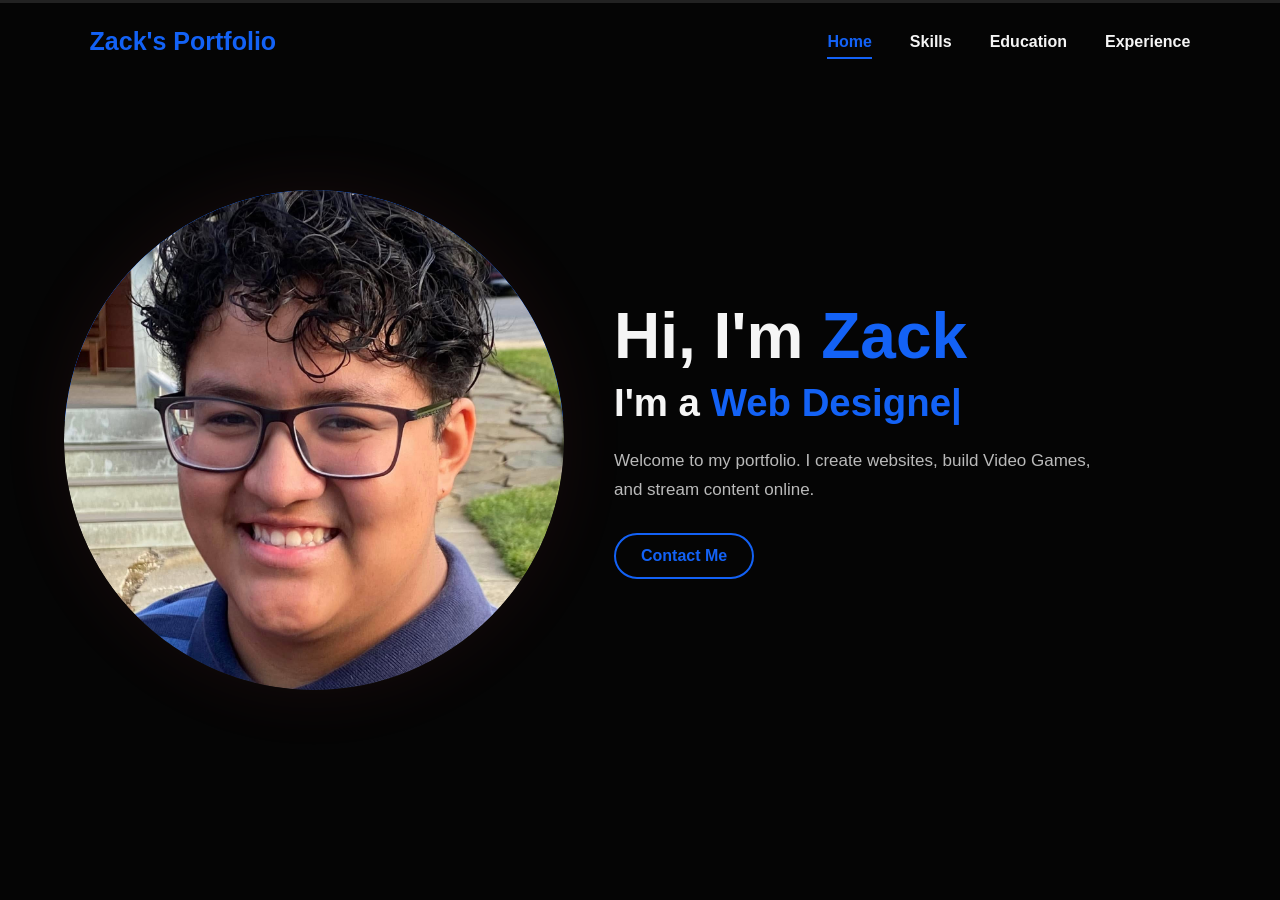
<file: index.html>
<!DOCTYPE html>
<html lang="en">
<head>
  <meta charset="UTF-8">
  <meta name="viewport" content="width=device-width, initial-scale=1.0">
  <title>Zack | Home</title>
  <link rel="stylesheet" href="style.css">
</head>
<body>
  <header class="navbar">
    <a class="logo" href="index.html">Zack's Portfolio</a>
    <nav>
      <a class="active" href="index.html">Home</a>
      <a href="skills.html">Skills</a>
      <a href="education.html">Education</a>
      <a href="experience.html">Experience</a>
    </nav>
  </header>
<main class="hero-section">
  <div class="hero-image"> 
    <img src="images/profile.jpg" alt="Zack"> 
  </div>
  <div class="hero-content"> 
    <h1>Hi, I'm <span>Zack</span></h1> 
    <h2>I'm a <span id="typing-text">Web Designer</span><span class="cursor">|</span></h2> 
    <p>Welcome to my portfolio. I create websites, build Video Games, and stream content online.</p> 
    <a class="outline-button" href="contact.html">Contact Me</a> 
  </div>
</main>

<style>
.hero-section {
  display: flex;
  align-items: center;
  justify-content: flex-start;
  gap: 50px;
  min-height: 80vh;
  padding-left: 5%; 
}


.hero-image { 
  width: 500px;  
  height: 500px; 
  flex-shrink: 0;
} 


.hero-image img { 
  width: 100%; 
  height: 100%; 
  object-fit: cover; 
  border-radius: 50%; 
  display: block; 
} 

.hero-content {
  max-width: 500px;
}
</style>

<script src="script.js"></script>
</body> 
</html>
</file>
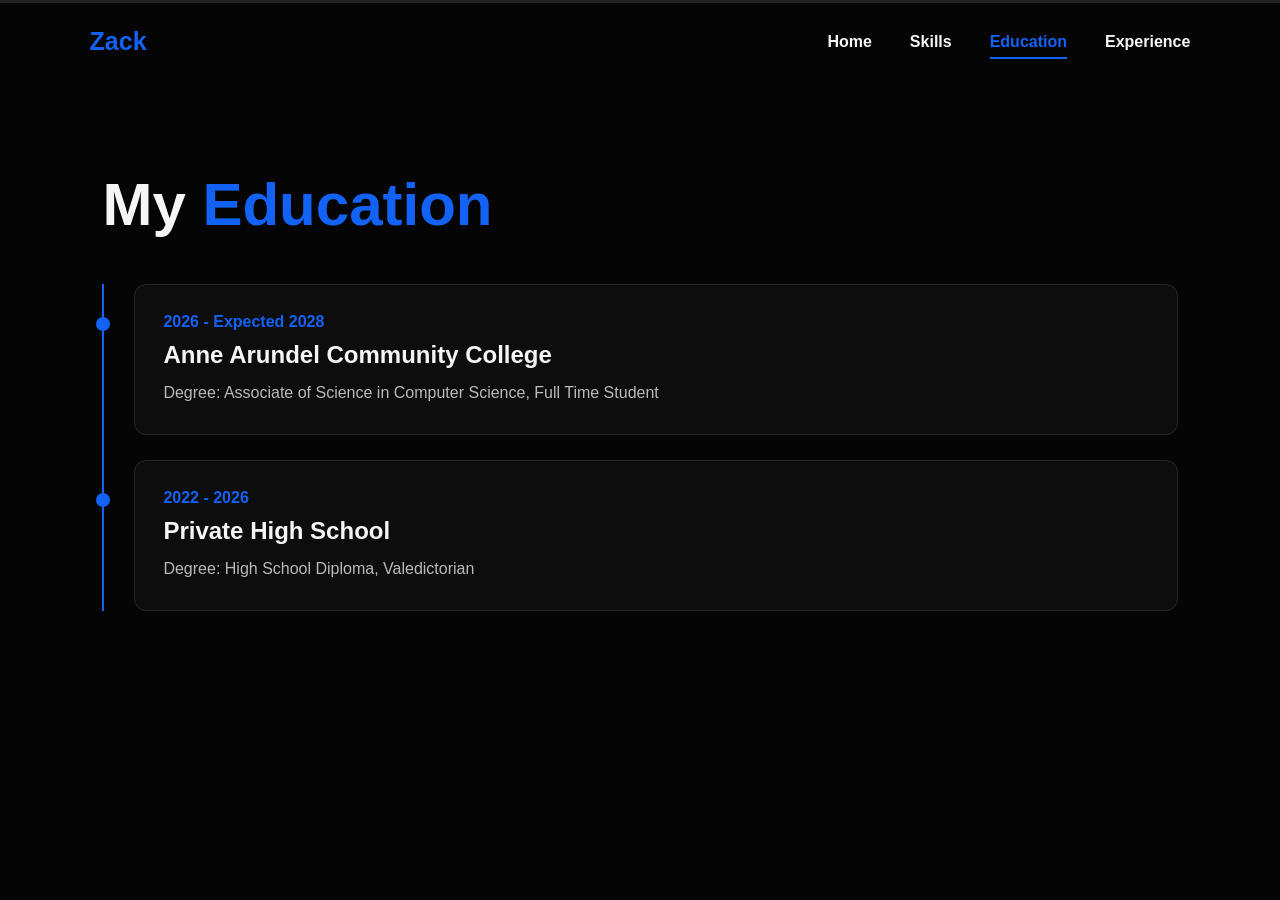
<file: education.html>
<!DOCTYPE html>
<html lang="en">
<head>
  <meta charset="UTF-8">
  <meta name="viewport" content="width=device-width, initial-scale=1.0">
  <title>Zack | Education</title>
  <link rel="stylesheet" href="style.css">
</head>
<body>
  <header class="navbar">
    <a class="logo" href="index.html">Zack</a>
    <nav>
      <a href="index.html">Home</a>
      <a href="skills.html">Skills</a>
      <a class="active" href="education.html">Education</a>
      <a href="experience.html">Experience</a>
    </nav>
  </header>

  <main class="page">
    <h1>My <span>Education</span></h1>
    <div class="timeline">
      <article class="timeline-item">
        <span class="year">2026 - Expected 2028</span>
        <h2>Anne Arundel Community College</h2>
        <p>Degree: Associate of Science in Computer Science, Full Time Student</p>
      </article>
      <article class="timeline-item">
        <span class="year">2022 - 2026</span>
        <h2>Private High School</h2>
        <p>Degree: High School Diploma, Valedictorian</p>
      </article>
    </div>
  </main>
</body>
</html>
</file>
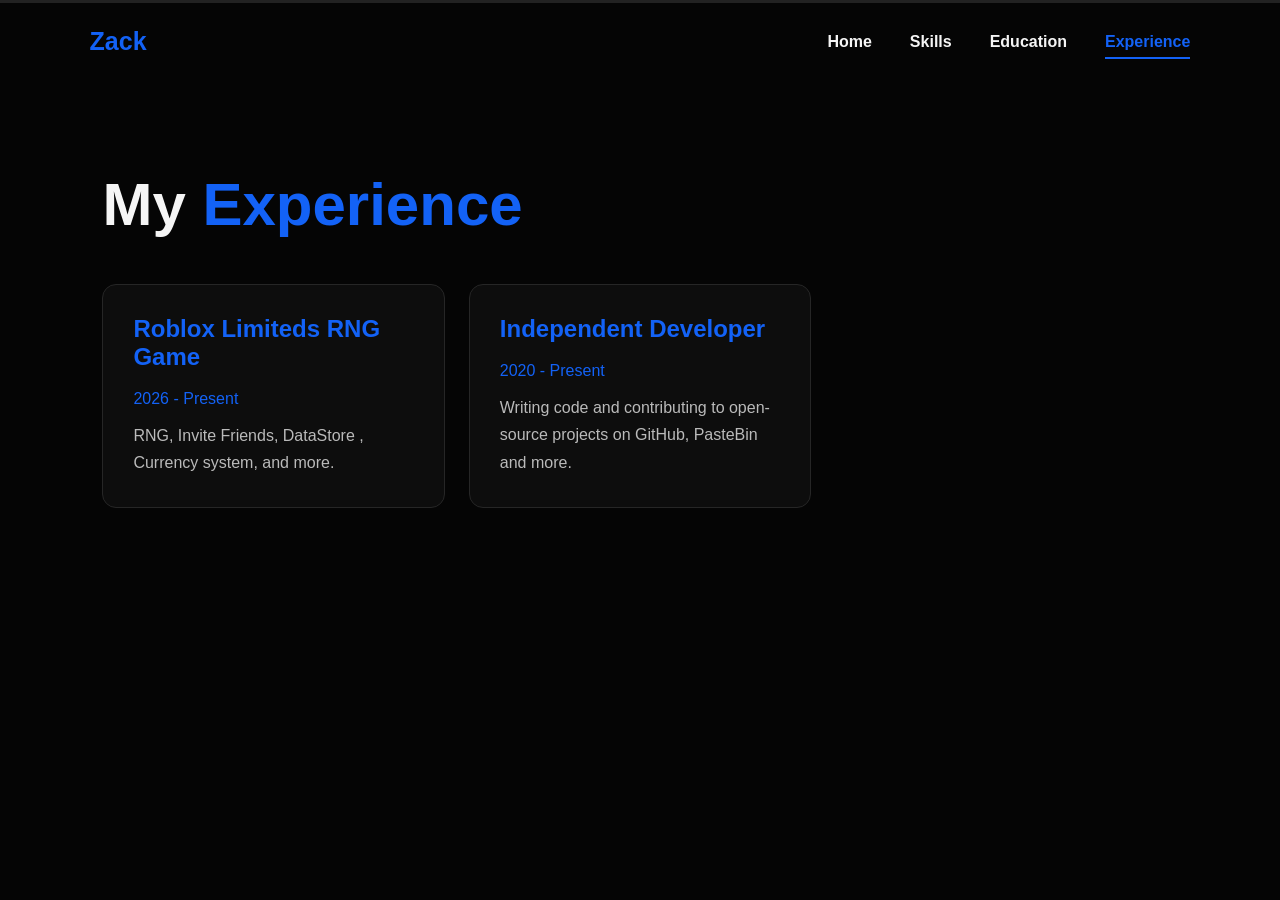
<file: experience.html>
<!DOCTYPE html>
<html lang="en">
<head>
  <meta charset="UTF-8">
  <meta name="viewport" content="width=device-width, initial-scale=1.0">
  <title>Zack | Experience</title>
  <link rel="stylesheet" href="style.css">
</head>
<body>
  <header class="navbar">
    <a class="logo" href="index.html">Zack</a>
    <nav>
      <a href="index.html">Home</a>
      <a href="skills.html">Skills</a>
      <a href="education.html">Education</a>
      <a class="active" href="experience.html">Experience</a>
    </nav>
  </header>

  <main class="page">
    <h1>My <span>Experience</span></h1>
    <div class="cards">
      <div class="card">
        <h2>Roblox Limiteds RNG Game</h2>
        <p class="muted">2026 - Present</p>
        <p>RNG, Invite Friends, DataStore , Currency system, and more.</p>
      </div>
      <div class="card">
        <h2>Independent Developer</h2>
        <p class="muted">2020 - Present</p>
        <p>Writing code and contributing to open-source projects on GitHub, PasteBin and more.</p>
      </div>
    </div>
  </main>
</body>
</html>
</file>
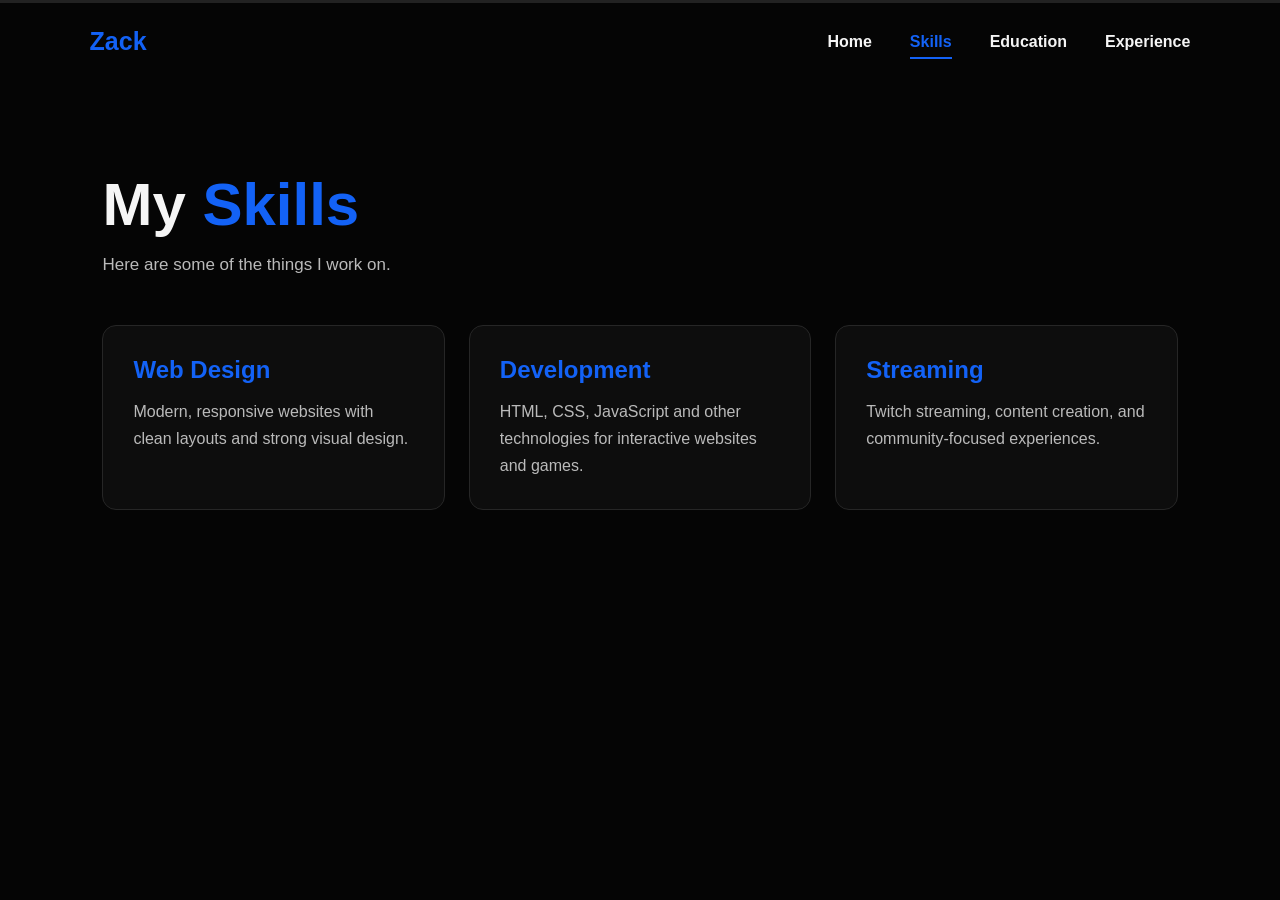
<file: skills.html>
<!DOCTYPE html>
<html lang="en">
<head>
  <meta charset="UTF-8">
  <meta name="viewport" content="width=device-width, initial-scale=1.0">
  <title>Zack | Skills</title>
  <link rel="stylesheet" href="style.css">
</head>
<body>
  <header class="navbar">
    <a class="logo" href="index.html">Zack</a>
    <nav>
      <a href="index.html">Home</a>
      <a class="active" href="skills.html">Skills</a>
      <a href="education.html">Education</a>
      <a href="experience.html">Experience</a>
    </nav>
  </header>

  <main class="page">
    <h1>My <span>Skills</span></h1>
    <p class="intro">Here are some of the things I work on.</p>

    <div class="cards">
      <div class="card"><h2>Web Design</h2><p>Modern, responsive websites with clean layouts and strong visual design.</p></div>
      <div class="card"><h2>Development</h2><p>HTML, CSS, JavaScript and other technologies for interactive websites and games.</p></div>
      <div class="card"><h2>Streaming</h2><p>Twitch streaming, content creation, and community-focused experiences.</p></div>
    </div>
  </main>
</body>
</html>
</file>
<file: style.css>
:root {
  --bg: #050505;
  --text: hwb(0 96% 4%);
  --muted: hsl(0, 0%, 73%);
  --accent: hsl(219, 93%, 52%);
  --accent-dark: hsl(216, 69%, 50%);
  --card: hsl(0, 0%, 5%);
  --border: hsl(0, 0%, 15%);
}

* {
  box-sizing: border-box;
  margin: 0;
  padding: 0;
}

html {
  scroll-behavior: smooth;
}

body {
  min-height: 100vh;
  background: var(--bg);
  color: var(--text);
  font-family: Arial, Helvetica, sans-serif;
}

.navbar {
  width: 100%;
  height: 80px;
  display: flex;
  align-items: center;
  justify-content: space-between;
  padding: 0 7%;
  border-top: 3px solid #222;
}

.logo {
  color: var(--accent);
  text-decoration: none;
  font-size: 25px;
  font-weight: 700;
}

nav {
  display: flex;
  align-items: center;
  gap: 38px;
}

nav a {
  position: relative;
  color: var(--text);
  text-decoration: none;
  font-size: 16px;
  font-weight: 600;
  padding: 10px 0;
  transition: color .25s ease;
}

nav a:hover,
nav a.active {
  color: var(--accent);
}

nav a::after {
  content: "";
  position: absolute;
  left: 0;
  bottom: 2px;
  width: 0;
  height: 2px;
  background: var(--accent);
  transition: width .25s ease;
}

nav a:hover::after,
nav a.active::after {
  width: 100%;
}

.hero {
  min-height: calc(100vh - 80px);
  display: flex;
  align-items: center;
  justify-content: center;
  gap: 80px;
  padding: 50px 8%;
}

.hero-image {
  width: 440px;
  height: 570px;
  border-radius: 50%;
  overflow: hidden;
  position: relative;
  flex-shrink: 0;
  background: #161616;
  box-shadow: 0 0 70px rgba(232, 91, 99, .08);
}

.hero-image::before {
  content: "";
  position: absolute;
  width: 110%;
  height: 65%;
  left: -5%;
  top: 0;
  background: var(--accent);
  border-radius: 50%;
  z-index: 0;
}

.hero-image img {
  position: relative;
  z-index: 1;
  width: 100%;
  height: 100%;
  object-fit: cover;
}

.hero-content {
  max-width: 650px;
}

.hero-content h1 {
  font-size: clamp(42px, 5vw, 64px);
  line-height: 1.1;
  margin-bottom: 10px;
}

.hero-content h1 span,
.hero-content h2 span {
  color: var(--accent);
}

.hero-content h2 {
  font-size: clamp(26px, 3vw, 40px);
  margin-bottom: 22px;
}

.cursor {
  color: var(--accent) !important;
  animation: blink .75s infinite;
}

.hero-content p,
.intro {
  color: var(--muted);
  line-height: 1.7;
  font-size: 17px;
  margin-bottom: 28px;
}

.outline-button {
  display: inline-block;
  color: var(--accent);
  background: transparent;
  border: 2px solid var(--accent);
  border-radius: 30px;
  padding: 12px 25px;
  font-size: 16px;
  font-weight: 700;
  text-decoration: none;
  cursor: pointer;
  transition: .25s ease;
}

.outline-button:hover {
  color: #fff;
  background: var(--accent);
  box-shadow: 0 0 20px rgba(232, 91, 99, .25);
}

.page {
  width: min(1100px, 84%);
  margin: 0 auto;
  padding: 90px 0;
}

.page > h1 {
  font-size: clamp(40px, 5vw, 60px);
  margin-bottom: 12px;
}

.page > h1 span {
  color: var(--accent);
}

.cards {
  display: grid;
  grid-template-columns: repeat(3, 1fr);
  gap: 24px;
  margin-top: 45px;
}

.card {
  background: var(--card);
  border: 1px solid var(--border);
  border-radius: 14px;
  padding: 30px;
  transition: transform .25s ease, border-color .25s ease;
}

.card:hover {
  transform: translateY(-5px);
  border-color: var(--accent);
}

.card h2 {
  color: var(--accent);
  margin-bottom: 14px;
}

.card p {
  color: var(--muted);
  line-height: 1.7;
}

.muted {
  color: var(--accent) !important;
  margin-bottom: 10px;
}

.timeline {
  margin-top: 45px;
  border-left: 2px solid var(--accent);
  padding-left: 30px;
}

.timeline-item {
  position: relative;
  background: var(--card);
  border: 1px solid var(--border);
  padding: 28px;
  margin-bottom: 25px;
  border-radius: 12px;
}

.timeline-item::before {
  content: "";
  position: absolute;
  left: -39px;
  top: 32px;
  width: 14px;
  height: 14px;
  background: var(--accent);
  border-radius: 50%;
}

.year {
  color: var(--accent);
  font-weight: 700;
}

.timeline-item h2 {
  margin: 10px 0;
}

.timeline-item p {
  color: var(--muted);
  line-height: 1.7;
}

@keyframes blink {
  50% { opacity: 0; }
}

@media (max-width: 900px) {
  .navbar {
    height: auto;
    padding: 22px 6%;
    gap: 20px;
    flex-direction: column;
  }

  nav {
    gap: 20px;
    flex-wrap: wrap;
    justify-content: center;
  }

  .hero {
    flex-direction: column;
    gap: 45px;
    text-align: center;
    padding: 60px 6%;
  }

  .hero-image {
    width: min(75vw, 380px);
    height: min(95vw, 500px);
  }

  .cards {
    grid-template-columns: 1fr;
  }

}

@media (max-width: 500px) {
  nav {
    gap: 14px;
  }

  nav a {
    font-size: 14px;
  }

  .hero-image {
    width: 75vw;
    height: 95vw;
  }
}
</file>
